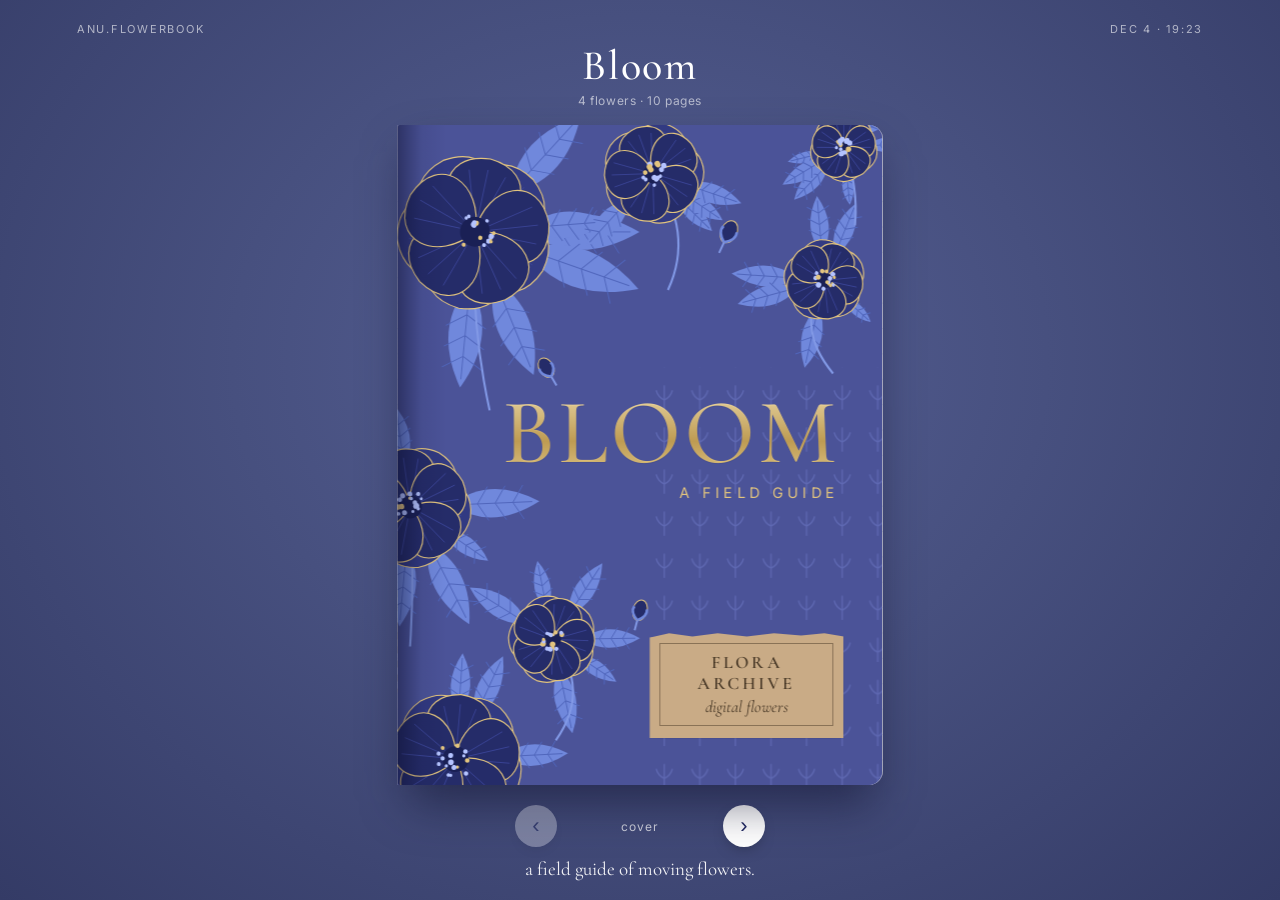
<file: index.html>
<!DOCTYPE html>
<html lang="en">
<head>
  <meta charset="UTF-8">
  <meta name="viewport" content="width=device-width, initial-scale=1.0">
  <title>Bloom</title>
  <link rel="preconnect" href="https://fonts.googleapis.com">
  <link href="https://fonts.googleapis.com/css2?family=Cormorant+Garamond:ital,wght@0,400;0,500;0,600;1,400&family=Caveat:wght@400;600&family=Inter:wght@400;500&display=swap" rel="stylesheet">
  <link rel="stylesheet" href="style.css">
</head>
<body>

  <!-- top bar -->
  <header class="bar">
    <span>ANU.FLOWERBOOK</span>
    <span id="clock"></span>
  </header>

  <!-- the title above the book -->
  <div class="heading">
    <h1>Bloom</h1>
    <p id="count"></p>
  </div>

  <!-- the book: script.js fills it with pages -->
  <main class="stage">
    <div class="book" id="book"></div>
  </main>

  <!-- turn the pages -->
  <nav class="controls">
    <button id="prev" aria-label="previous page">‹</button>
    <span id="pageNo"></span>
    <button id="next" aria-label="next page">›</button>
  </nav>

  <!-- a little line under the book that changes with every page -->
  <p class="reminder" id="reminder"></p>

  <script src="script.js"></script>
</body>
</html>
</file>
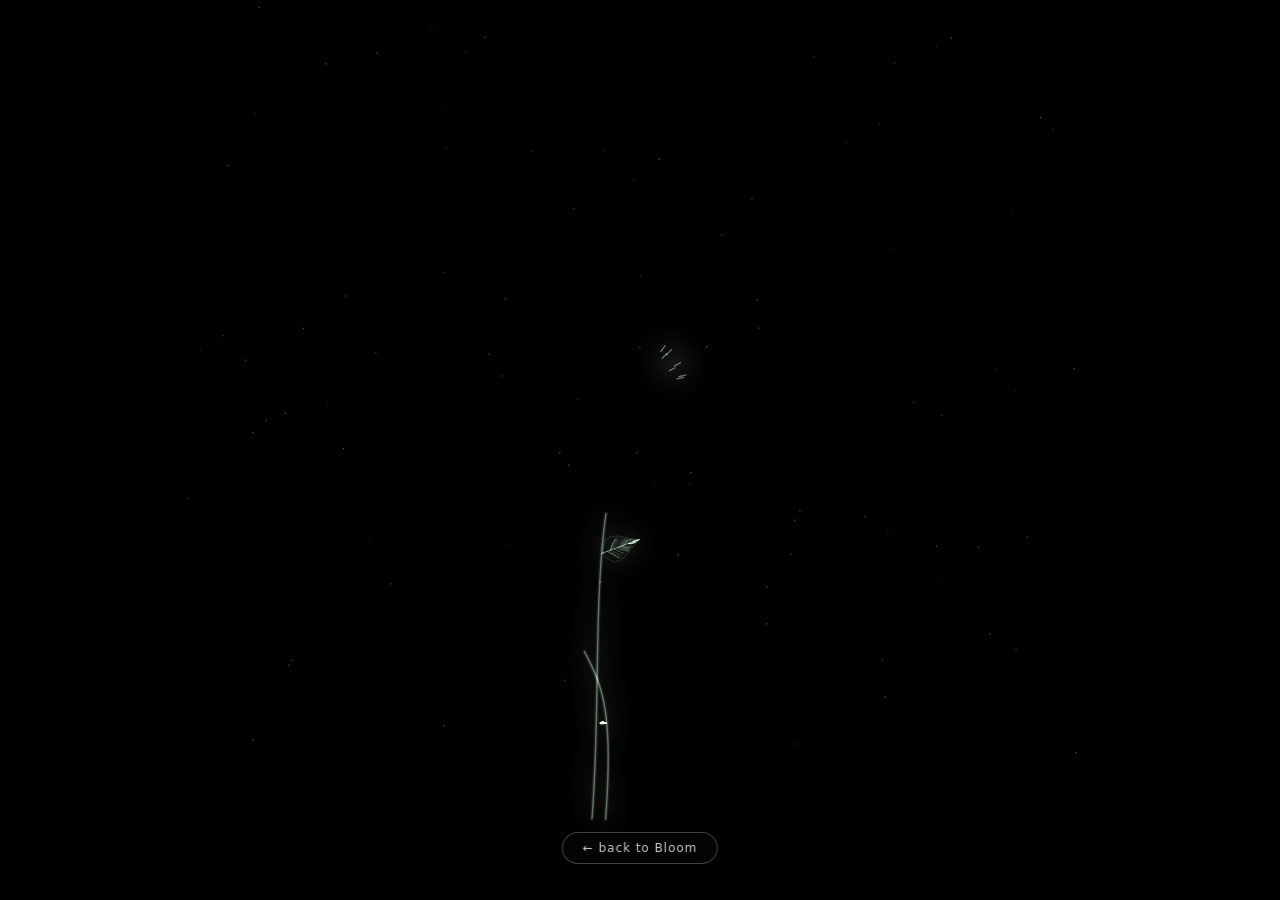
<file: hibiscus/index.html>
<!DOCTYPE html>
<html lang="en">
<head>
  <meta charset="UTF-8">
  <meta name="viewport" content="width=device-width, initial-scale=1.0">
  <title>Hibiscus</title>
  <link rel="stylesheet" href="style.css">
</head>
<body>
  <canvas id="screen"></canvas>
  <div id="title">
  </div>
    <!-- back to the menu -->
  <a class="back" href="../">← back to Bloom</a>
  <style>
    .back {
      position: fixed;
      left: 50%;
      bottom: 4vh;
      transform: translateX(-50%);
      z-index: 10;
      padding: 9px 20px;
      border: 1px solid rgba(255, 255, 255, 0.25);
      border-radius: 999px;
      background: rgba(10, 8, 9, 0.55);
      color: rgba(240, 232, 236, 0.85);
      font: 500 12px/1 'Inter', system-ui, sans-serif;
      letter-spacing: 0.08em;
      text-decoration: none;
      backdrop-filter: blur(6px);
      -webkit-backdrop-filter: blur(6px);
      transition: background 0.3s, color 0.3s, border-color 0.3s;
    }
    .back:hover { background: rgba(240, 232, 236, 0.9); color: #1a1214; border-color: transparent; }
  </style>
  <script src="script.js"></script>
</body>
</html>
</file>
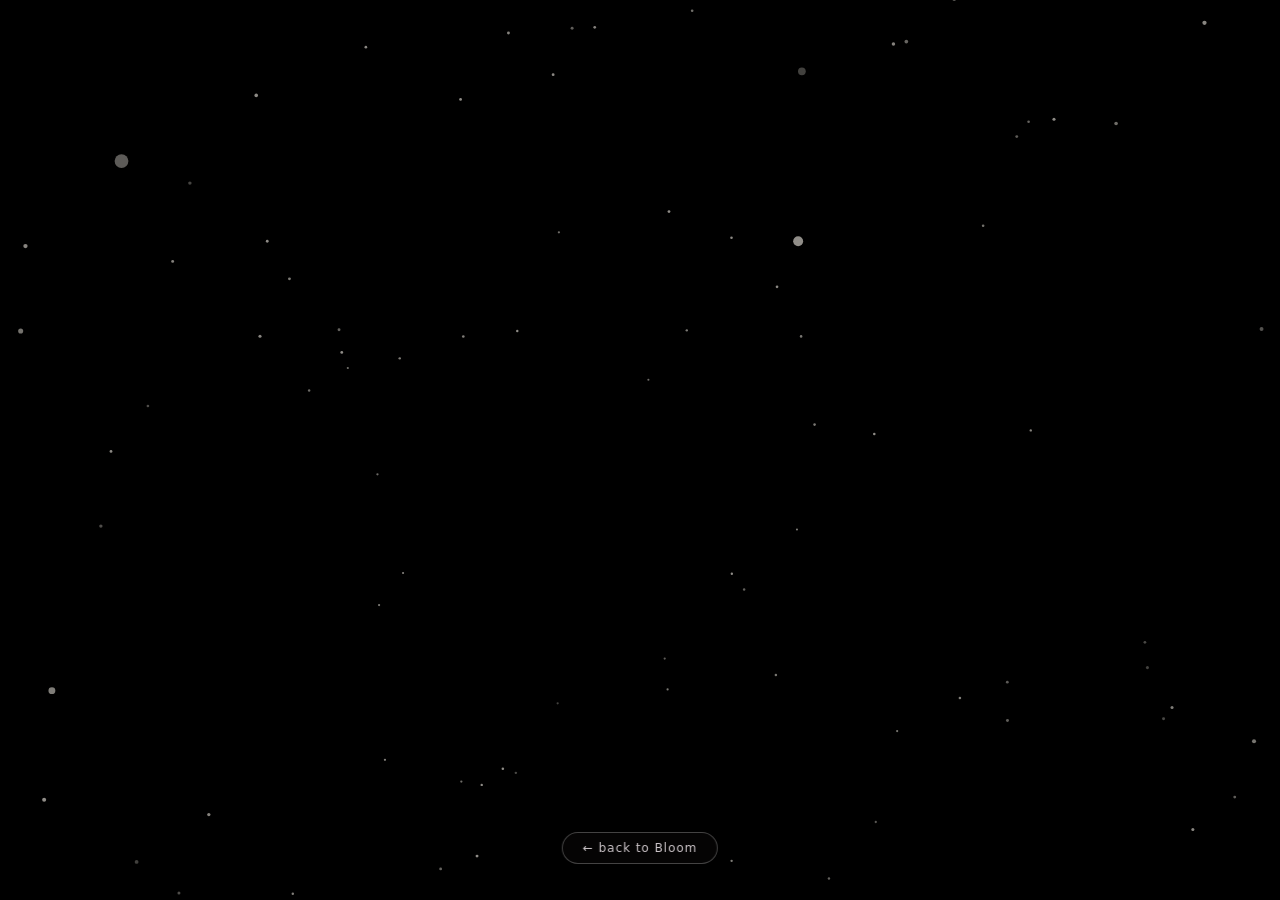
<file: lilies/index.html>
<!DOCTYPE html>
<html lang="en">
<head>
  <meta charset="UTF-8">
  <meta name="viewport" content="width=device-width, initial-scale=1.0">
  <title>Lilium Orientalis</title>
  <link rel="stylesheet" href="style.css">
</head>
<body>
  <canvas id="screen"></canvas>
  <div id="title">
  </div>
    <!-- back to the menu -->
  <a class="back" href="../">← back to Bloom</a>
  <style>
    .back {
      position: fixed;
      left: 50%;
      bottom: 4vh;
      transform: translateX(-50%);
      z-index: 10;
      padding: 9px 20px;
      border: 1px solid rgba(255, 255, 255, 0.25);
      border-radius: 999px;
      background: rgba(10, 8, 9, 0.55);
      color: rgba(240, 232, 236, 0.85);
      font: 500 12px/1 'Inter', system-ui, sans-serif;
      letter-spacing: 0.08em;
      text-decoration: none;
      backdrop-filter: blur(6px);
      -webkit-backdrop-filter: blur(6px);
      transition: background 0.3s, color 0.3s, border-color 0.3s;
    }
    .back:hover { background: rgba(240, 232, 236, 0.9); color: #1a1214; border-color: transparent; }
  </style>
  <script src="script.js"></script>
</body>
</html>
</file>
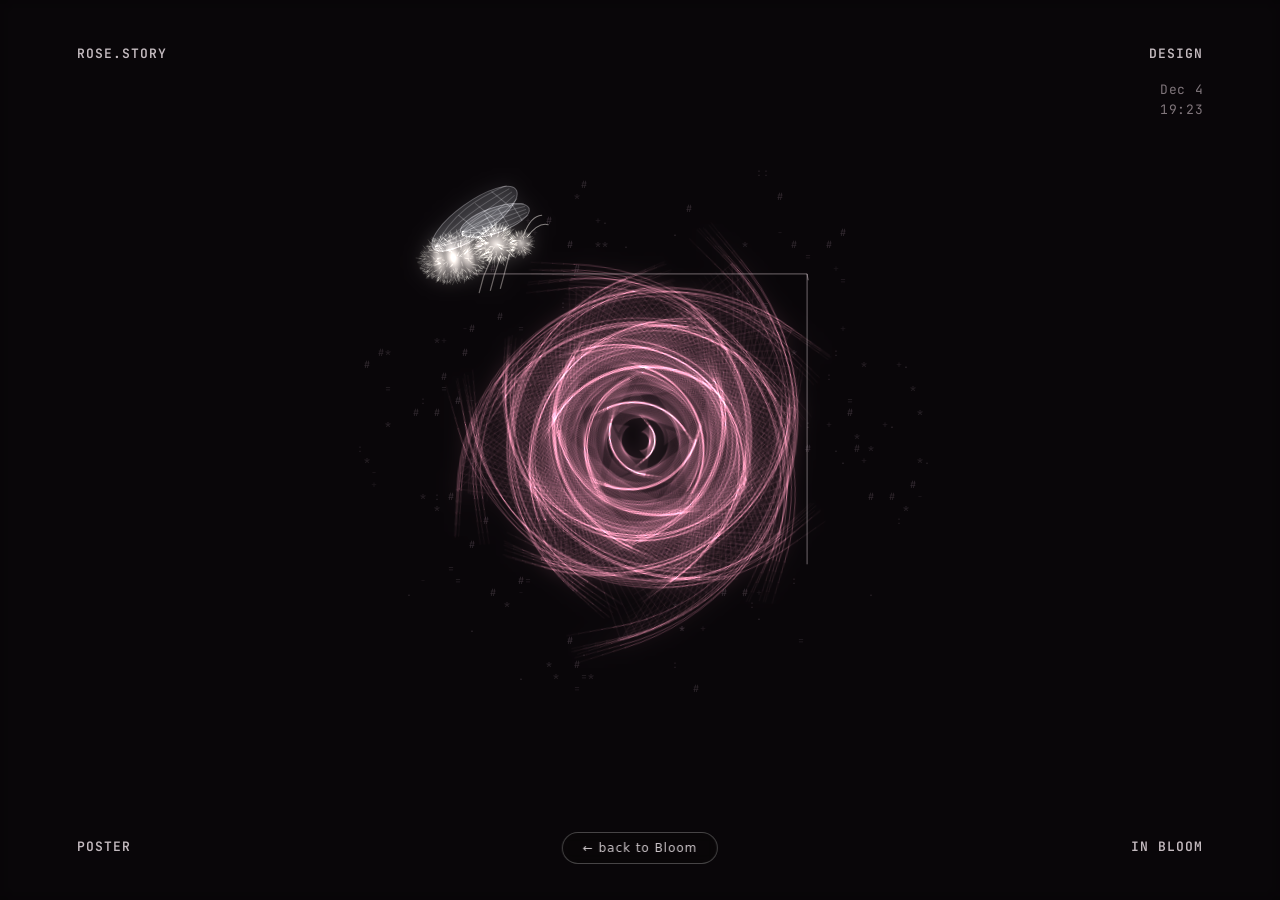
<file: rose/index.html>
<!DOCTYPE html>
<html lang="en">
<head>
  <meta charset="UTF-8">
  <meta name="viewport" content="width=device-width, initial-scale=1.0">
  <title>Rose</title>
  <link rel="preconnect" href="https://fonts.googleapis.com">
  <link href="https://fonts.googleapis.com/css2?family=JetBrains+Mono:wght@400;600&display=swap" rel="stylesheet">
  <link rel="stylesheet" href="style.css">
</head>
<body>
  <canvas id="screen"></canvas>

  <!-- the poster's corner labels -->
  <div class="corner tl">ROSE.STORY</div>
  <div class="corner tr">DESIGN<div class="clock" id="clock"></div></div>
  <div class="corner bl">POSTER</div>
  <div class="corner br">IN BLOOM</div>
    <!-- back to the menu -->
  <a class="back" href="../">← back to Bloom</a>
  <style>
    .back {
      position: fixed;
      left: 50%;
      bottom: 4vh;
      transform: translateX(-50%);
      z-index: 10;
      padding: 9px 20px;
      border: 1px solid rgba(255, 255, 255, 0.25);
      border-radius: 999px;
      background: rgba(10, 8, 9, 0.55);
      color: rgba(240, 232, 236, 0.85);
      font: 500 12px/1 'Inter', system-ui, sans-serif;
      letter-spacing: 0.08em;
      text-decoration: none;
      backdrop-filter: blur(6px);
      -webkit-backdrop-filter: blur(6px);
      transition: background 0.3s, color 0.3s, border-color 0.3s;
    }
    .back:hover { background: rgba(240, 232, 236, 0.9); color: #1a1214; border-color: transparent; }
  </style>
  <script src="script.js"></script>
</body>
</html>
</file>
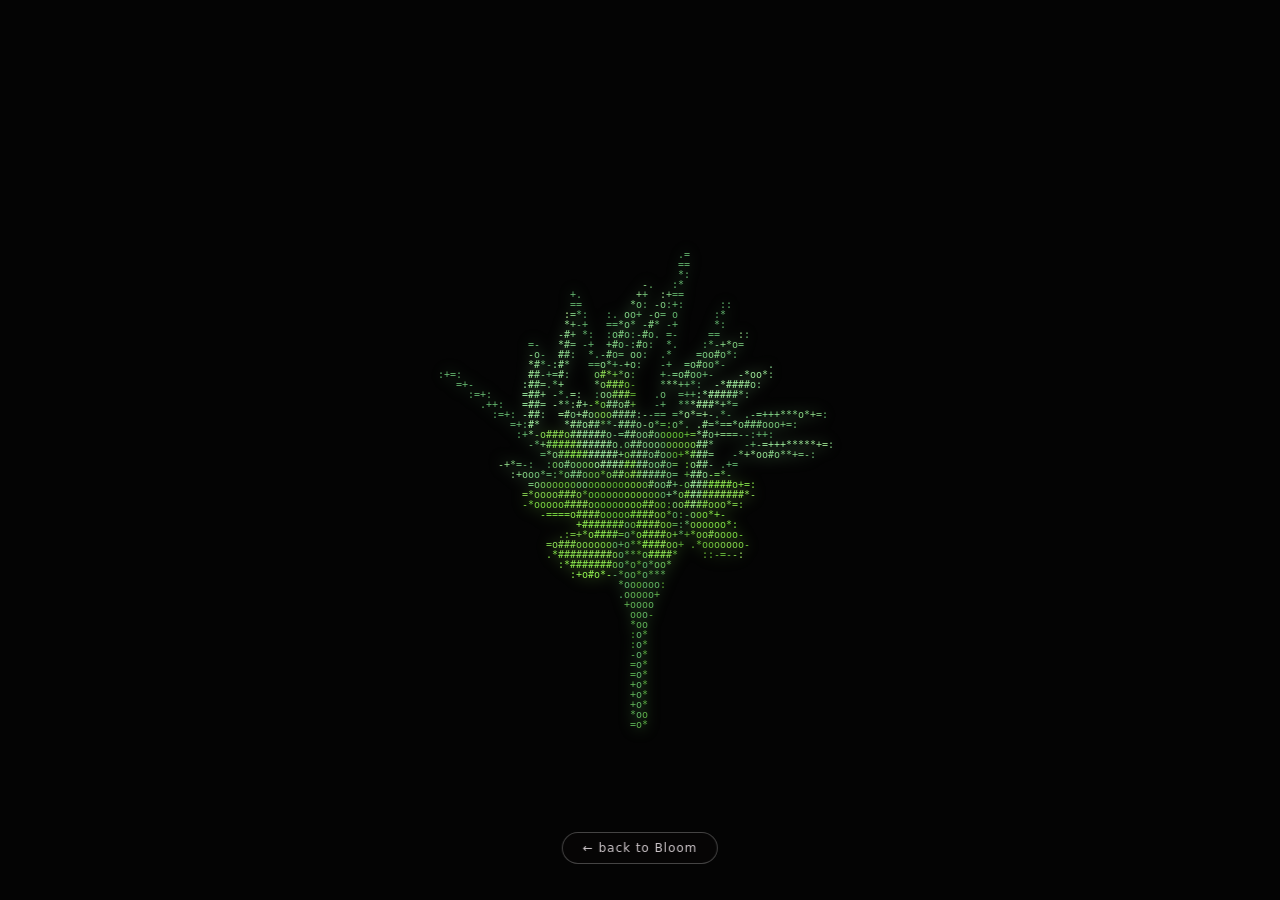
<file: sunflower-tulip/index.html>
<!DOCTYPE html>
<html lang="en">
<head>  
    <meta charset="UTF-8">
    <meta name="viewport" content="width=device-width, initial-scale=1.0">
    <title>Sunflower & Tulip</title>
    <link rel="stylesheet" href="style.css">
</head>
<body>
    <canvas id="screen"></canvas>
      <!-- back to the menu -->
  <a class="back" href="../">← back to Bloom</a>
  <style>
    .back {
      position: fixed;
      left: 50%;
      bottom: 4vh;
      transform: translateX(-50%);
      z-index: 10;
      padding: 9px 20px;
      border: 1px solid rgba(255, 255, 255, 0.25);
      border-radius: 999px;
      background: rgba(10, 8, 9, 0.55);
      color: rgba(240, 232, 236, 0.85);
      font: 500 12px/1 'Inter', system-ui, sans-serif;
      letter-spacing: 0.08em;
      text-decoration: none;
      backdrop-filter: blur(6px);
      -webkit-backdrop-filter: blur(6px);
      transition: background 0.3s, color 0.3s, border-color 0.3s;
    }
    .back:hover { background: rgba(240, 232, 236, 0.9); color: #1a1214; border-color: transparent; }
  </style>
    <script src="script.js"></script>
</body>
</html>
</file>
<file: style.css>
/* ---------- colours ---------- */
:root {
  --bg: #47507f;             /* dusky blue, like the book cover */
  --bg-dark: #343b66;
  --cover: #4b5398;
  --navy: #232a63;
  --gold: #e2c47e;
  --paper: #fbf9f3;
  --grid: rgba(70, 90, 140, 0.12);
  --rule: rgba(70, 110, 170, 0.22);
  --ink: #2c3566;            /* handwriting ink */
  --red: #c8553d;
  --green: #5d8a4c;
  --orange: #d58a3a;
  --kraft: #c9ab86;
  --pw: 360px;               /* page size: set by script.js to fit the screen */
  --ph: 480px;
}

* { box-sizing: border-box; }
html, body { height: 100%; }

body {
  margin: 0;
  background: radial-gradient(ellipse at 50% 40%, #555f95 0%, var(--bg) 45%, var(--bg-dark) 100%);
  color: #fff;
  font-family: 'Inter', system-ui, sans-serif;
  -webkit-font-smoothing: antialiased;
  display: flex;
  flex-direction: column;
  overflow: hidden;
}

/* ---------- around the book ---------- */
.bar {
  display: flex;
  justify-content: space-between;
  padding: 22px 6vw 0;
  font-size: 11px;
  letter-spacing: 0.16em;
  color: rgba(255, 255, 255, 0.6);
}
.heading { text-align: center; margin-top: 4px; }
.heading h1 {
  margin: 0;
  font-family: 'Cormorant Garamond', serif;
  font-weight: 500;
  font-size: clamp(30px, 4vw, 42px);
  letter-spacing: 0.04em;
}
.heading p { margin: 2px 0 0; font-size: 12px; color: rgba(255, 255, 255, 0.6); letter-spacing: 0.05em; }

.stage {
  flex: 1;
  display: flex;
  align-items: center;
  justify-content: center;
  perspective: 2600px;
  animation: arrive 1.2s cubic-bezier(.2, .7, .2, 1) both;
}
@keyframes arrive { from { opacity: 0; transform: translateY(24px); } }

.controls {
  display: flex;
  justify-content: center;
  align-items: center;
  gap: 18px;
  padding: 4px 0 6px;
}
.controls button {
  width: 42px;
  height: 42px;
  border-radius: 50%;
  border: 0;
  background: #fff;
  color: var(--navy);
  font-size: 22px;
  line-height: 1;
  cursor: pointer;
  box-shadow: 0 6px 16px -8px rgba(0, 0, 0, 0.5);
  transition: transform 0.25s, opacity 0.3s;
}
.controls button:hover:not(:disabled) { transform: scale(1.08); }
.controls button:disabled { opacity: 0.3; cursor: default; }
#pageNo { min-width: 130px; text-align: center; font-size: 12px; letter-spacing: 0.08em; color: rgba(255, 255, 255, 0.75); }
.reminder {
  margin: 4px 0 20px;
  text-align: center;
  font-family: 'Cormorant Garamond', serif;
  font-size: 19px;
  color: rgba(255, 255, 255, 0.92);
  padding: 0 16px;
  transition: opacity 0.4s;
}

/* ---------- the book ---------- */
.book {
  position: relative;
  width: calc(var(--pw) * 2);
  height: var(--ph);
  transform-style: preserve-3d;
  transition: transform 1s cubic-bezier(.6, .05, .3, 1);
}
.book.single { width: var(--pw); }
.book.closed-front { transform: translateX(calc(var(--pw) * -0.5)); }
.book.closed-back  { transform: translateX(calc(var(--pw) * 0.5)); }
.book.single.closed-front, .book.single.closed-back { transform: none; }

/* shadow under the book */
.book::before {
  content: '';
  position: absolute;
  inset: 4% 1% -3%;
  background: rgba(15, 18, 45, 0.55);
  filter: blur(24px);
  transform: translateZ(-2px);
  border-radius: 12px;
}
.book.closed-front::before { left: 51%; }
.book.closed-back::before { right: 51%; }
.book.single::before { left: 2%; }

/* the stack of pages peeking out at the sides (like a thick notebook) */
.book::after {
  content: '';
  position: absolute;
  top: 1.5%;
  bottom: 1.5%;
  left: -7px;
  right: -7px;
  border-radius: 12px;
  background: #e9e6dc;
  box-shadow: inset 3px 0 0 #f7f5ee, inset -3px 0 0 #f7f5ee;
  transform: translateZ(-1px);
  transition: opacity 0.6s;
}
.book.closed-front::after, .book.closed-back::after { opacity: 0; }
.book.single::after { left: 0; }

/* metal binder rings down the middle */
.rings {
  position: absolute;
  top: 0;
  bottom: 0;
  left: 50%;
  width: 52px;
  margin-left: -26px;
  display: flex;
  flex-direction: column;
  justify-content: space-around;
  padding: 12% 0;
  transform: translateZ(40px);
  pointer-events: none;
  transition: opacity 0.4s;
  z-index: 2000;
}
.rings i {
  display: block;
  height: 18px;
  border-radius: 9px;
  border: 4px solid #b9bcc6;
  border-top-color: #eef0f4;
  border-bottom-color: #7c808c;
  background: transparent;
  box-shadow: 0 2px 4px rgba(0, 0, 0, 0.3), inset 0 1px 2px rgba(0, 0, 0, 0.25);
}
.book.closed-front .rings, .book.closed-back .rings, .book.single .rings { opacity: 0; }

/* ---------- a leaf = one sheet of paper with a front and a back ---------- */
.leaf {
  position: absolute;
  top: 0;
  left: 50%;
  width: 50%;
  height: 100%;
  transform-origin: left center;
  transform-style: preserve-3d;
  transition: transform 1.1s cubic-bezier(.6, .05, .3, 1);
  cursor: pointer;
}
.book.single .leaf { left: 0; width: 100%; }
.leaf.flipped { transform: rotateY(-180deg); }

.face {
  position: absolute;
  inset: 0;
  backface-visibility: hidden;
  -webkit-backface-visibility: hidden;
  overflow: hidden;
  background: var(--paper);
  border-radius: 2px 14px 14px 2px;
  color: var(--ink);
}
.face.back { transform: rotateY(180deg); border-radius: 14px 2px 2px 14px; }
.book.single .face { border-radius: 14px; }

/* paper types: grid (like a sketchbook) and lines (like a journal) */
.face.grid {
  background:
    linear-gradient(var(--grid) 1px, transparent 1px) 0 0 / 100% calc(var(--ph) / 26),
    linear-gradient(90deg, var(--grid) 1px, transparent 1px) 0 0 / calc(var(--ph) / 26) 100%,
    var(--paper);
}
.face.lined {
  background:
    repeating-linear-gradient(180deg, transparent 0 calc(var(--ph) / 22 - 1px), var(--rule) calc(var(--ph) / 22 - 1px) calc(var(--ph) / 22))
      0 calc(var(--ph) * 0.14) / 100% 100% no-repeat,
    var(--paper);
}
/* the curve into the middle of the book */
.face::after {
  content: '';
  position: absolute;
  inset: 0;
  pointer-events: none;
  background: linear-gradient(90deg, rgba(30, 35, 70, 0.16), transparent 9%);
}
.face.back::after { background: linear-gradient(270deg, rgba(30, 35, 70, 0.16), transparent 9%); }

.page {
  position: relative;
  height: 100%;
  padding: calc(var(--ph) * 0.06) calc(var(--pw) * 0.1) calc(var(--ph) * 0.05) calc(var(--pw) * 0.12);
}
.back .folio { right: auto; left: calc(var(--pw) * 0.07); }
.back .page { padding: calc(var(--ph) * 0.06) calc(var(--pw) * 0.12) calc(var(--ph) * 0.05) calc(var(--pw) * 0.1); }
.folio {             /* page number in the outer bottom corner */
  position: absolute;
  bottom: calc(var(--ph) * 0.03);
  right: calc(var(--pw) * 0.07);
  text-align: right;
  font-family: 'Caveat', cursive;
  font-size: 16px;
  color: rgba(44, 53, 102, 0.6);
}

/* handwriting */
.hand { font-family: 'Caveat', cursive; line-height: 1.15; }
.stamp {            /* the little printed header at the top of a journal page */
  font-size: max(9px, calc(var(--pw) * 0.026));
  letter-spacing: 0.16em;
  color: rgba(44, 53, 102, 0.75);
  border-bottom: 1px solid rgba(44, 53, 102, 0.3);
  padding-bottom: 6px;
}
.big { font-size: calc(var(--pw) * 0.13); font-weight: 600; margin: 10px 0 0; }
.latin { font-family: 'Cormorant Garamond', serif; font-style: italic; font-size: calc(var(--pw) * 0.05); margin: 2px 0 0; color: rgba(44, 53, 102, 0.75); }

/* torn paper note */
.torn .hand { display: block; white-space: pre-line; }      /* \n in the text starts a new line */
.page.text .torn { display: flex; flex-direction: column; justify-content: safe center; }   /* text sits in the middle of the note */
.torn {
  position: relative;
  margin: calc(var(--ph) * 0.035) 0 0;
  padding: calc(var(--ph) * 0.022) calc(var(--pw) * 0.045) calc(var(--ph) * 0.026);
  background: #fffdf7;
  box-shadow: 0 4px 10px -4px rgba(30, 35, 70, 0.35);
  clip-path: polygon(0 3%, 6% 0, 14% 2%, 22% 0, 31% 2%, 40% 0, 49% 3%, 58% 0, 67% 2%, 76% 0, 85% 3%, 93% 0, 100% 2%, 99% 97%, 92% 100%, 83% 98%, 74% 100%, 65% 97%, 56% 100%, 47% 98%, 38% 100%, 29% 97%, 20% 100%, 11% 98%, 2% 100%);
  font-size: calc(var(--pw) * 0.064);
  transform: rotate(-1deg);
}

/* a checklist of facts */
.list { margin: calc(var(--ph) * 0.035) 0 0; padding: 0; list-style: none; font-size: calc(var(--pw) * 0.072); }
.list li::before { content: '> '; color: var(--red); }
.list b { font-weight: 600; color: var(--green); }

/* a flower's note page: every part has a FIXED size and place,
   so all four flowers line up exactly the same on every screen */
.page.text { display: flex; flex-direction: column; align-items: flex-start; }
.page.text > * { flex-shrink: 0; }
.page.text .stamp { align-self: stretch; padding-bottom: calc(var(--ph) * 0.012); }
.page.text .big { font-size: calc(var(--pw) * 0.12); margin: calc(var(--ph) * 0.018) 0 0; line-height: 1.1; }
.page.text .latin { height: calc(var(--ph) * 0.04); }
.page.text .torn {
  align-self: stretch;
  height: calc(var(--ph) * 0.33);              /* same box for every flower */
  margin-top: calc(var(--ph) * 0.03);
  font-size: calc(var(--pw) * 0.058);
}
.page.text .list { margin-top: calc(var(--ph) * 0.035); font-size: calc(var(--pw) * 0.064); line-height: 1.2; }

/* a "see it bloom" sticker */
.sticker {
  display: inline-block;
  margin-top: calc(var(--ph) * 0.03);
  padding: calc(var(--ph) * 0.01) calc(var(--pw) * 0.04) calc(var(--ph) * 0.012);
  background: var(--navy);
  color: var(--gold);
  font-family: 'Caveat', cursive;
  font-size: calc(var(--pw) * 0.06);
  text-decoration: none;
  border-radius: 4px;
  transform: rotate(-2deg);
  box-shadow: 0 4px 10px -4px rgba(0, 0, 0, 0.45);
  transition: transform 0.25s;
}
.sticker:hover { transform: rotate(0deg) scale(1.05); }

/* polaroid with washi tape */
.polaroid {
  position: relative;
  display: block;
  width: 66%;
  margin: calc(var(--ph) * 0.04) auto 0;
  padding: 8px 8px 0;
  background: #fff;
  box-shadow: 0 10px 22px -10px rgba(20, 25, 60, 0.55);
  transform: rotate(2deg);
  text-decoration: none;
  transition: transform 0.4s;
}
.polaroid:hover { transform: rotate(0deg) scale(1.02); }
.polaroid img { display: block; width: 100%; aspect-ratio: 3 / 4; object-fit: cover; background: #000; }
.polaroid span { display: block; padding: 6px 0 10px; text-align: center; font-family: 'Caveat', cursive; font-size: calc(var(--pw) * 0.064); color: var(--ink); white-space: nowrap; }
.tape {
  position: absolute;
  width: 34%;
  height: 22px;
  background: rgba(233, 222, 196, 0.85);
  background-image: repeating-linear-gradient(90deg, rgba(255,255,255,0.25) 0 6px, transparent 6px 12px);
  box-shadow: 0 1px 2px rgba(0, 0, 0, 0.1);
  z-index: 2;
}
.tape.tl { top: -9px; left: -6%; transform: rotate(-28deg); }
.tape.tr { top: -8px; right: -6%; transform: rotate(24deg); background-color: rgba(201, 214, 236, 0.85); }
.note-tag {
  position: absolute;
  font-family: 'Caveat', cursive;
  font-size: calc(var(--pw) * 0.062);
  background: #fff;
  padding: 6px 10px;
  box-shadow: 0 4px 10px -5px rgba(20, 25, 60, 0.5);
  transform: rotate(-4deg);
  color: var(--ink);
}

/* contents page */
.toc { list-style: none; padding: 0; margin: calc(var(--ph) * 0.03) 0 0; }
.toc li {
  display: flex;
  align-items: baseline;
  gap: 8px;
  font-family: 'Caveat', cursive;
  font-size: calc(var(--pw) * 0.082);
  line-height: calc(var(--ph) / 22 * 1.5);
  cursor: pointer;
}
.toc li:nth-child(1) .tname { color: var(--orange); }
.toc li:nth-child(2) .tname { color: var(--red); }
.toc li:nth-child(3) .tname { color: var(--green); }
.toc li:nth-child(4) .tname { color: #b25a86; }
.toc li .dots { flex: 1; border-bottom: 1.5px dotted rgba(44, 53, 102, 0.35); transform: translateY(-6px); }
.toc li:hover .tname { text-decoration: underline; }

/* ---------- the cover (an original drawing, see script.js) ---------- */
.face.cover, .face.backcover { background: var(--cover); color: var(--gold); }
.face.cover::after { background: linear-gradient(90deg, rgba(10, 12, 40, 0.45), rgba(10, 12, 40, 0.08) 5%, transparent 10%); }
.face.backcover::after { background: linear-gradient(270deg, rgba(10, 12, 40, 0.45), rgba(10, 12, 40, 0.08) 5%, transparent 10%); }
.face.cover svg, .face.backcover svg { position: absolute; inset: 0; width: 100%; height: 100%; }
.cover-title {
  position: absolute;
  right: 9%;
  top: 40%;
  text-align: right;
  pointer-events: none;
}
.cover-title h2 {
  margin: 0;
  font-family: 'Cormorant Garamond', serif;
  font-weight: 500;
  font-size: calc(var(--pw) * 0.19);
  line-height: 0.95;
  letter-spacing: 0.03em;
  background: linear-gradient(180deg, #f6e3b0, #c9a457 60%, #e9cf8d);
  -webkit-background-clip: text;
  background-clip: text;
  color: transparent;
  text-shadow: 0 1px 0 rgba(0, 0, 0, 0.05);
}
.cover-title p { margin: 8px 0 0; font-size: calc(var(--pw) * 0.03); letter-spacing: 0.3em; color: var(--gold); }
.label {            /* kraft paper label, like a journal cover */
  position: absolute;
  right: 8%;
  bottom: 7%;
  width: 40%;
  padding: 10px 10px 12px;
  background: var(--kraft);
  color: #4a3a28;
  text-align: center;
  box-shadow: 0 6px 14px -6px rgba(0, 0, 0, 0.5);
  clip-path: polygon(0 4%, 10% 0, 22% 3%, 35% 0, 50% 3%, 64% 0, 78% 2%, 90% 0, 100% 3%, 100% 100%, 0 100%);
}
.label div { border: 1px solid rgba(74, 58, 40, 0.5); padding: 8px 4px; }
.label b { display: block; font-family: 'Cormorant Garamond', serif; font-weight: 600; letter-spacing: 0.18em; font-size: calc(var(--pw) * 0.036); }
.label i { display: block; font-family: 'Cormorant Garamond', serif; font-size: calc(var(--pw) * 0.034); margin-top: 3px; }

/* ---------- phone tweaks ---------- */
.single .note-tag { display: none; }

/* ---------- scrapbook photo pages ---------- */
.page.plate { padding: 0; }
.page.plate .polaroid { z-index: 2; }
.page.plate .polaroid:hover { transform: none !important; }
.deco { position: absolute; pointer-events: none; }
.deco > svg { display: block; width: 100%; height: auto; filter: drop-shadow(0 3px 4px rgba(20, 25, 60, 0.28)); }

/* handwritten scrap of paper */
.scrap-note {
  position: absolute;
  z-index: 5;
  padding: calc(var(--ph) * 0.012) calc(var(--pw) * 0.03);
  font-family: 'Caveat', cursive;
  font-size: calc(var(--pw) * 0.052);
  line-height: 1.15;
  box-shadow: 0 4px 10px -5px rgba(20, 25, 60, 0.5);
  clip-path: polygon(0 6%, 4% 0, 30% 4%, 60% 0, 96% 3%, 100% 40%, 98% 100%, 70% 95%, 40% 100%, 6% 96%);
}

/* cut-out "ransom note" letters */
.ransom { position: absolute; display: flex; gap: 2px; z-index: 6; pointer-events: none; }
.ransom i { width: 6px; }
.ransom span {
  display: inline-block;
  padding: 1px 5px 2px;
  font-size: calc(var(--pw) * 0.056);
  line-height: 1.1;
  box-shadow: 0 2px 3px rgba(20, 25, 60, 0.25);
}

/* torn gingham strip */
.torn-strip {
  position: absolute;
  z-index: 1;
  filter: drop-shadow(0 3px 5px rgba(20, 25, 60, 0.25));
}
.torn-strip::before {
  content: '';
  position: absolute;
  inset: 0;
  background:
    linear-gradient(90deg, color-mix(in srgb, var(--g) 55%, transparent) 50%, transparent 0) 0 0 / 14px 14px,
    linear-gradient(color-mix(in srgb, var(--g) 55%, transparent) 50%, #fffdf6 0) 0 0 / 14px 14px;
  clip-path: polygon(0 8%, 8% 0, 20% 6%, 33% 0, 47% 8%, 60% 2%, 74% 7%, 88% 0, 100% 5%, 98% 92%, 85% 100%, 70% 94%, 55% 100%, 40% 93%, 25% 100%, 10% 94%, 0 100%);
}

/* torn piece of night-sky paper with tiny stars */
.torn-night {
  position: absolute;
  z-index: 0;
  filter: drop-shadow(0 3px 6px rgba(20, 25, 60, 0.3));
}
.torn-night::before {
  content: '';
  position: absolute;
  inset: 0;
  background:
    radial-gradient(circle, rgba(255, 255, 255, 0.85) 0.8px, transparent 1.4px) 0 0 / 23px 19px,
    radial-gradient(circle, rgba(246, 227, 176, 0.7) 1px, transparent 1.6px) 9px 7px / 37px 31px,
    linear-gradient(160deg, #2c3566, #1b2148);
  clip-path: polygon(4% 0, 100% 0, 100% 100%, 12% 96%, 6% 84%, 10% 70%, 2% 56%, 8% 42%, 0 28%, 6% 14%);
}

/* washi tape strip */
.washi {
  position: absolute;
  z-index: 6;
  height: calc(var(--ph) * 0.035);
  background: repeating-linear-gradient(45deg, var(--w) 0 6px, color-mix(in srgb, var(--w) 60%, #fff) 6px 12px);
  opacity: 0.85;
  clip-path: polygon(2% 0, 98% 0, 100% 50%, 98% 100%, 2% 100%, 0 50%);
}

/* ticket stub with notched sides */
.ticket {
  position: relative;
  padding: calc(var(--ph) * 0.014) calc(var(--pw) * 0.05);
  background: var(--t);
  color: #3b2a10;
  text-align: center;
  font-family: 'Inter', sans-serif;
  -webkit-mask: radial-gradient(circle at 0 50%, transparent 7px, #000 7.5px) left / 51% 100% no-repeat,
                radial-gradient(circle at 100% 50%, transparent 7px, #000 7.5px) right / 51% 100% no-repeat;
          mask: radial-gradient(circle at 0 50%, transparent 7px, #000 7.5px) left / 51% 100% no-repeat,
                radial-gradient(circle at 100% 50%, transparent 7px, #000 7.5px) right / 51% 100% no-repeat;
  filter: drop-shadow(0 3px 4px rgba(20, 25, 60, 0.25));
}
.ticket b { display: block; font-size: calc(var(--pw) * 0.022); letter-spacing: 0.2em; font-weight: 500; }
.ticket strong { display: block; font-family: 'Cormorant Garamond', serif; font-size: calc(var(--pw) * 0.052); letter-spacing: 0.06em; border-top: 1px dashed rgba(59, 42, 16, .5); border-bottom: 1px dashed rgba(59, 42, 16, .5); margin: 3px 0; }
.ticket small { display: block; font-size: calc(var(--pw) * 0.02); letter-spacing: 0.1em; }

/* postage stamp with perforated edges */
.pstamp { padding: 5px; background: radial-gradient(circle, transparent 2.4px, #fffaf0 2.9px) -4px -4px / 8px 8px; }
.pstamp .in { aspect-ratio: 4 / 5; padding: 10% 8%; display: flex; flex-direction: column; align-items: center; justify-content: space-between; border: 1px solid rgba(0, 0, 0, 0.1); }
.pstamp svg { width: 72%; }
.pstamp b { font-family: 'Cormorant Garamond', serif; font-size: calc(var(--pw) * 0.045); line-height: 1; }
.pstamp i { font-style: normal; font-family: 'Inter', sans-serif; font-size: calc(var(--pw) * 0.016); letter-spacing: 0.08em; white-space: nowrap; }

/* small old photos ("memories") */
.mini-pol { background: #fff; padding: 6% 6% 0; box-shadow: 0 6px 14px -6px rgba(20, 25, 60, 0.5); }
.mini-pol div { aspect-ratio: 1; }
.mini-pol span { display: block; text-align: center; font-family: 'Caveat', cursive; font-size: calc(var(--pw) * 0.045); color: var(--ink); padding: 4% 0 8%; }

/* dictionary scrap */
.dict {
  padding: calc(var(--ph) * 0.016) calc(var(--pw) * 0.035);
  background: #efe4cc;
  font-family: Georgia, serif;
  font-size: calc(var(--pw) * 0.032);
  line-height: 1.35;
  color: #2c2420;
  box-shadow: 0 4px 10px -5px rgba(20, 25, 60, 0.5);
  clip-path: polygon(0 4%, 10% 0, 35% 5%, 60% 0, 88% 4%, 100% 0, 98% 50%, 100% 96%, 75% 100%, 45% 95%, 15% 100%, 2% 94%);
}
.dict b { font-size: 1.25em; }
.dict i { color: #6b5d4a; }
.dict em { font-style: italic; font-weight: 700; margin-right: 2px; }

/* only the side of a page you can SEE can be clicked
   (stops the hidden photo on the back of a turned page from catching clicks) */
.leaf.flipped > .face.front,
.leaf:not(.flipped) > .face.back { pointer-events: none; }

/* pages far away from the open page are not drawn at all (saves memory on iPhones) */
.leaf.far { visibility: hidden; }

/* phones: a simple flat page turn instead of a 3D one
   (some iPhone browsers, like the one inside Instagram, glitch with 3D pages) */
.book.single, .book.single .leaf { transform-style: flat; }
.book.single .face.back { display: none; }
.book.single .leaf.flipped {
  transform: translateX(-40%) rotate(-5deg);
  opacity: 0;
  transition: transform 0.7s cubic-bezier(.6, .05, .3, 1), opacity 0.5s;
  pointer-events: none;
}
.book.single .deco > svg,
.book.single .torn-strip,
.book.single .torn-night,
.book.single .ticket { filter: none; }
</file>
<file: hibiscus/style.css>
html, body {
  margin: 0;
  height: 100%;
  background: #000;
  overflow: hidden;
}
canvas {
  display: block;
  width: 100vw;
  height: 100vh;
  cursor: pointer;
}
#title {
  position: fixed;
  top: 7vh;
  left: 8vw;
  font-family: Georgia, serif;
  color: #f4eef2;
  opacity: 0;
  transition: opacity 2s;
  pointer-events: none;
}
#title.show { opacity: 0.85; }
#title .name { font-size: 12px; letter-spacing: 0.35em; }
#title .sub  { font-size: 10px; letter-spacing: 0.15em; color: #8d8790; margin-top: 6px; }
</file>
<file: lilies/style.css>
html, body {
  margin: 0;
  height: 100%;
  background: #000;
  overflow: hidden;
}
canvas {
  display: block;
  width: 100vw;
  height: 100vh;
  cursor: pointer;
}
#title {
  position: fixed;
  top: 7vh;
  left: 8vw;
  font-family: Georgia, serif;
  color: #f4eef2;
  opacity: 0;
  transition: opacity 2s;
  pointer-events: none;
}
#title.show { opacity: 0.85; }
#title .name { font-size: 12px; letter-spacing: 0.35em; }
#title .sub  { font-size: 10px; letter-spacing: 0.15em; color: #8d8790; margin-top: 6px; }
</file>
<file: rose/style.css>
html, body {
  margin: 0;
  height: 100%;
  background: #060406;
  overflow: hidden;
}
canvas {
  display: block;
  width: 100vw;
  height: 100vh;
  cursor: pointer;
}
.corner {
  position: fixed;
  font-family: 'JetBrains Mono', ui-monospace, Menlo, Consolas, monospace;
  font-size: 13px;
  font-weight: 600;
  letter-spacing: 0.08em;
  color: #d9cfd4;
  opacity: 0.9;
  pointer-events: none;
}
.tl { top: 5vh; left: 6vw; }
.tr { top: 5vh; right: 6vw; text-align: right; }
.bl { bottom: 5vh; left: 6vw; }
.br { bottom: 5vh; right: 6vw; }
.icon { top: 4.4vh; left: 50%; transform: translateX(-50%); font-size: 22px; font-weight: 400; color: #e8a6c4; }
.clock { margin-top: 18px; font-weight: 400; color: #8e8389; letter-spacing: 0.05em; line-height: 1.5; }
</file>
<file: sunflower-tulip/style.css>
html,body{
    margin:0;
    height:100%;
    background: #040404;
    overflow: hidden;
}
canvas{
    display:block;
    width:100vw;
    height:100vh;
    cursor:pointer;
}
#message{
    position: fixed;
    left:0;
    right:0;
    bottom:5vh;
    text-align:center;
    font: italic 30px Georgia, serif;
    color: #fbe7b8;
    opacity:0;
    transition: opacity 2s;
}
#message.show{
    opacity:0.9;
}
</file>
